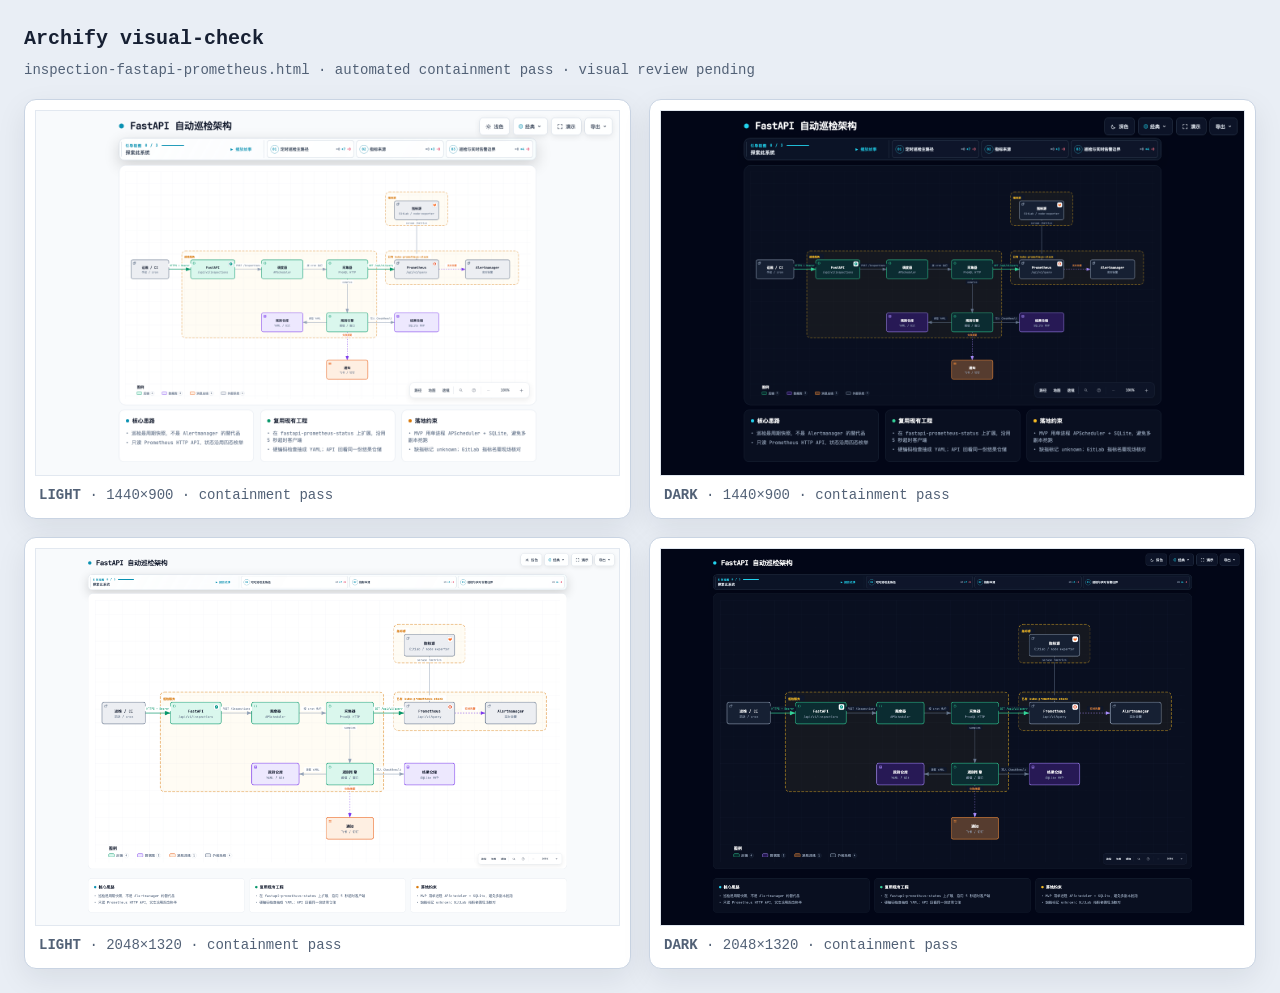
<file: 运维笔记/Gitlab/diagrams/inspection-fastapi-prometheus.visual-check.html>
<!doctype html>
<html lang="en">
<head>
<meta charset="utf-8">
<meta name="viewport" content="width=device-width,initial-scale=1">
<title>Archify visual-check · inspection-fastapi-prometheus.html</title>
<style>
*{box-sizing:border-box}body{margin:0;padding:24px;background:#e9eef5;color:#172033;font:14px/1.5 ui-monospace,SFMono-Regular,Menlo,Consolas,monospace}header{max-width:1500px;margin:0 auto 18px}h1{margin:0 0 6px;font-size:20px}p{margin:0;color:#526176}.grid{max-width:1500px;margin:auto;display:grid;grid-template-columns:repeat(2,minmax(0,1fr));gap:18px}figure{margin:0;padding:10px;background:white;border:1px solid #c9d4e3;border-radius:12px;box-shadow:0 10px 30px rgba(15,23,42,.08)}img{display:block;width:100%;height:auto;border:1px solid #e2e8f0}figcaption{padding:9px 4px 2px;color:#526176}@media(max-width:900px){.grid{grid-template-columns:1fr}}
</style>
</head>
<body>
<header><h1>Archify visual-check</h1><p>inspection-fastapi-prometheus.html · automated containment pass · visual review pending</p></header>
<main class="grid">
      <figure>
        <img src="inspection-fastapi-prometheus.visual-check.1440x900.light.png" alt="light 1440 by 900">
        <figcaption><strong>LIGHT</strong> · 1440×900 · containment pass</figcaption>
      </figure>
      <figure>
        <img src="inspection-fastapi-prometheus.visual-check.1440x900.dark.png" alt="dark 1440 by 900">
        <figcaption><strong>DARK</strong> · 1440×900 · containment pass</figcaption>
      </figure>
      <figure>
        <img src="inspection-fastapi-prometheus.visual-check.2048x1320.light.png" alt="light 2048 by 1320">
        <figcaption><strong>LIGHT</strong> · 2048×1320 · containment pass</figcaption>
      </figure>
      <figure>
        <img src="inspection-fastapi-prometheus.visual-check.2048x1320.dark.png" alt="dark 2048 by 1320">
        <figcaption><strong>DARK</strong> · 2048×1320 · containment pass</figcaption>
      </figure>
</main>
</body>
</html>
</file>
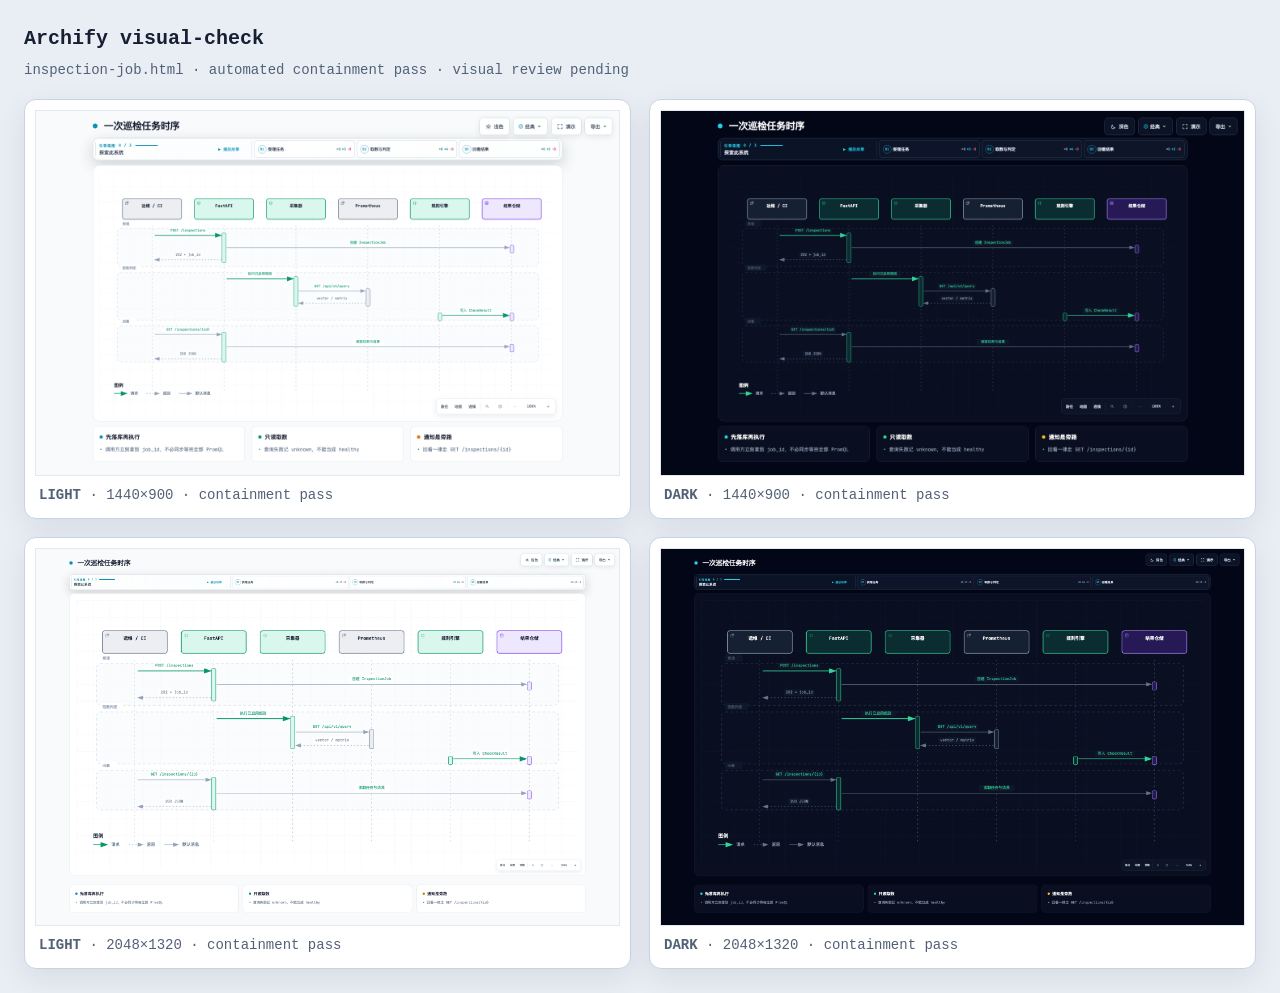
<file: 运维笔记/Gitlab/diagrams/inspection-job.visual-check.html>
<!doctype html>
<html lang="en">
<head>
<meta charset="utf-8">
<meta name="viewport" content="width=device-width,initial-scale=1">
<title>Archify visual-check · inspection-job.html</title>
<style>
*{box-sizing:border-box}body{margin:0;padding:24px;background:#e9eef5;color:#172033;font:14px/1.5 ui-monospace,SFMono-Regular,Menlo,Consolas,monospace}header{max-width:1500px;margin:0 auto 18px}h1{margin:0 0 6px;font-size:20px}p{margin:0;color:#526176}.grid{max-width:1500px;margin:auto;display:grid;grid-template-columns:repeat(2,minmax(0,1fr));gap:18px}figure{margin:0;padding:10px;background:white;border:1px solid #c9d4e3;border-radius:12px;box-shadow:0 10px 30px rgba(15,23,42,.08)}img{display:block;width:100%;height:auto;border:1px solid #e2e8f0}figcaption{padding:9px 4px 2px;color:#526176}@media(max-width:900px){.grid{grid-template-columns:1fr}}
</style>
</head>
<body>
<header><h1>Archify visual-check</h1><p>inspection-job.html · automated containment pass · visual review pending</p></header>
<main class="grid">
      <figure>
        <img src="inspection-job.visual-check.1440x900.light.png" alt="light 1440 by 900">
        <figcaption><strong>LIGHT</strong> · 1440×900 · containment pass</figcaption>
      </figure>
      <figure>
        <img src="inspection-job.visual-check.1440x900.dark.png" alt="dark 1440 by 900">
        <figcaption><strong>DARK</strong> · 1440×900 · containment pass</figcaption>
      </figure>
      <figure>
        <img src="inspection-job.visual-check.2048x1320.light.png" alt="light 2048 by 1320">
        <figcaption><strong>LIGHT</strong> · 2048×1320 · containment pass</figcaption>
      </figure>
      <figure>
        <img src="inspection-job.visual-check.2048x1320.dark.png" alt="dark 2048 by 1320">
        <figcaption><strong>DARK</strong> · 2048×1320 · containment pass</figcaption>
      </figure>
</main>
</body>
</html>
</file>
